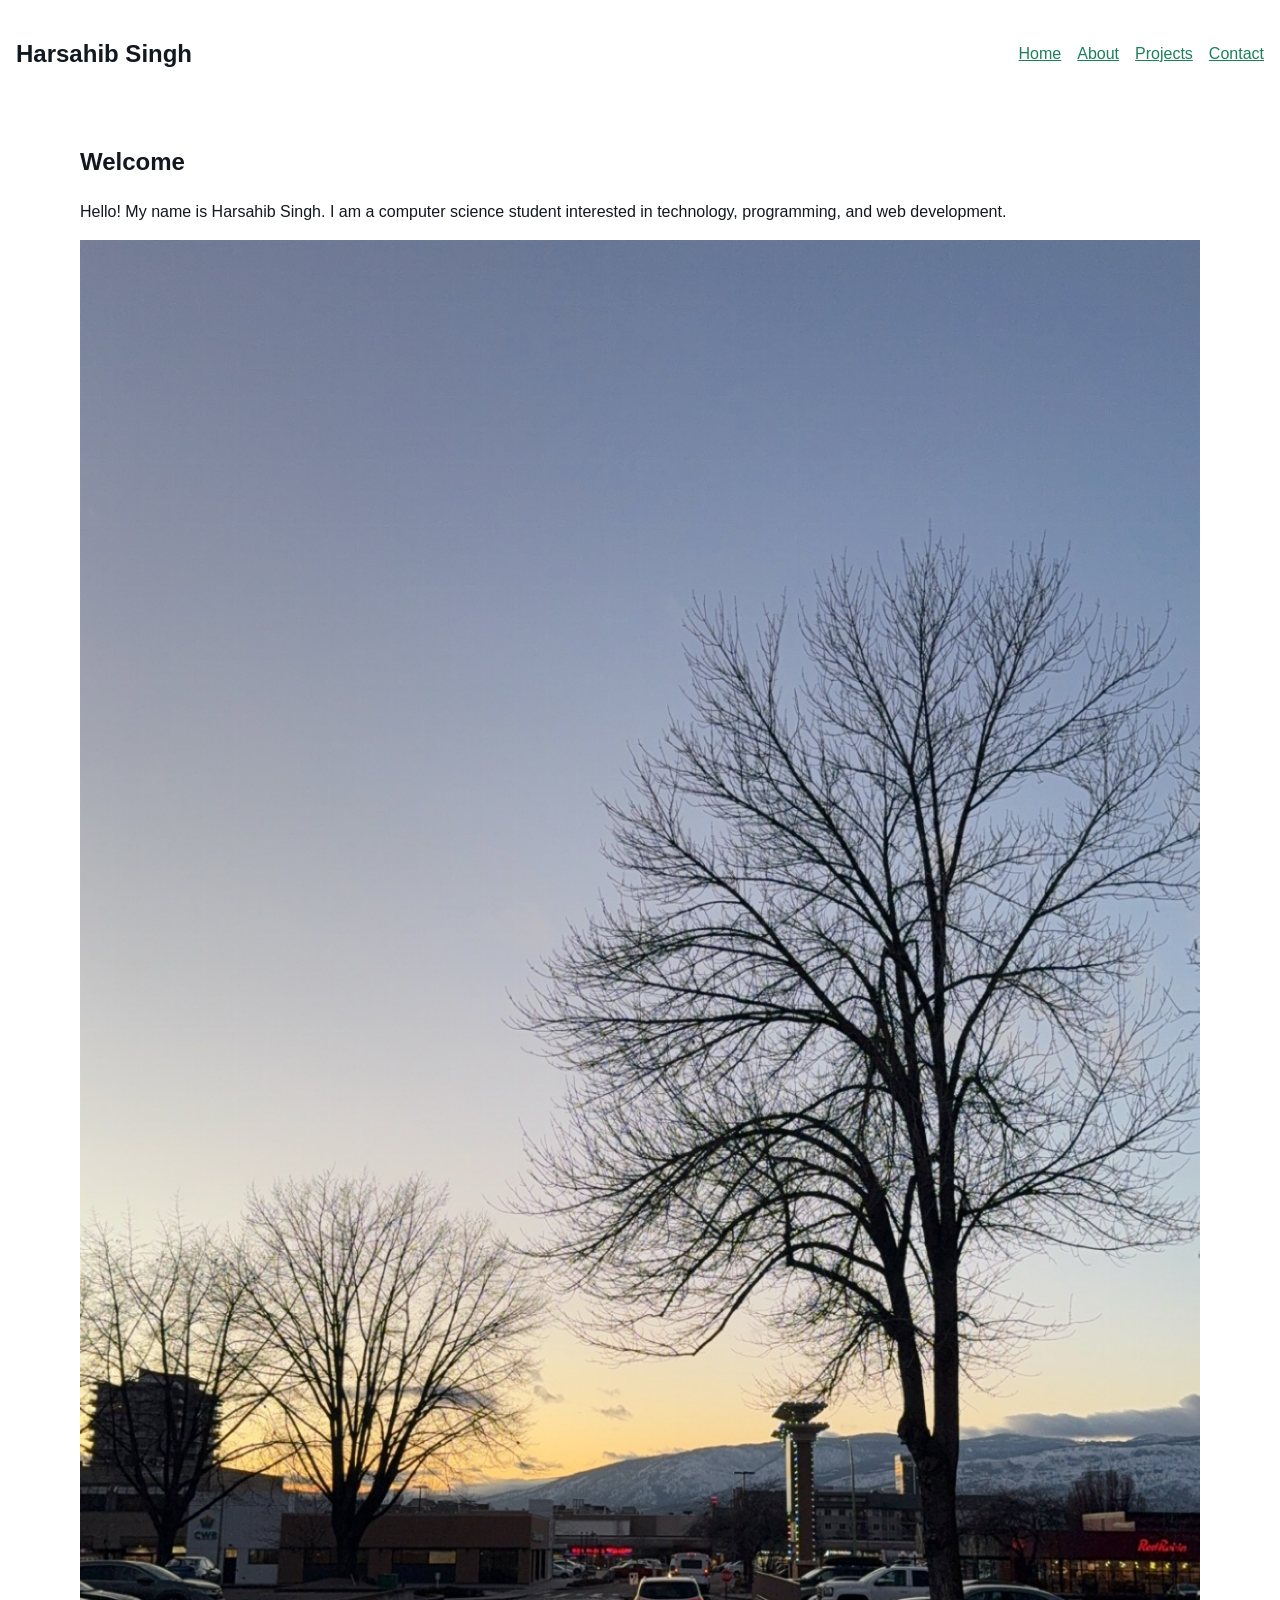
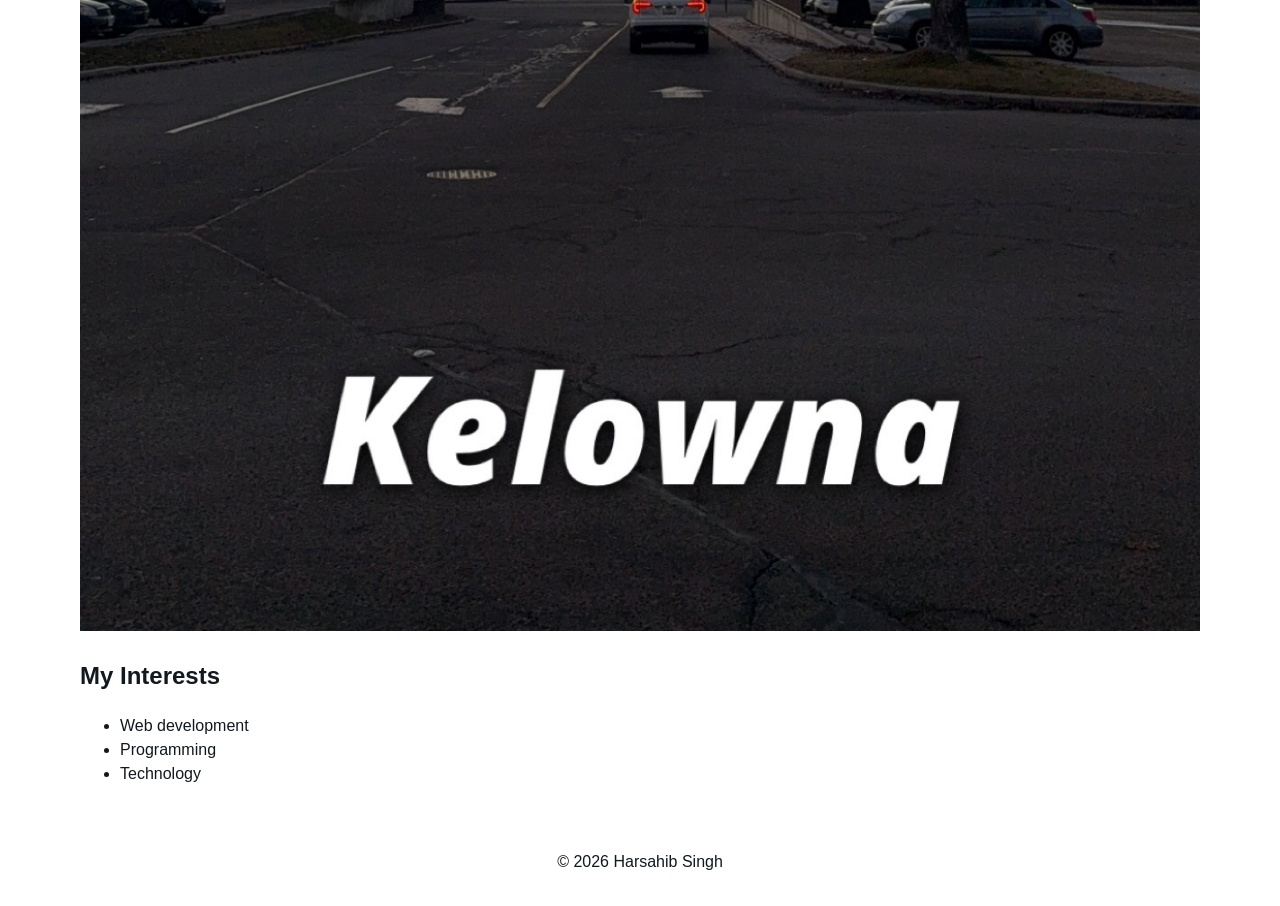
<file: index.html>
<!DOCTYPE html>
<html lang="en">
<head>
    <meta charset="UTF-8">
    <meta name="viewport" content="width=device-width, initial-scale=1.0">
    <link rel="stylesheet" href="css/styles.css">
    <title>Harsahib Singh - Home</title>
</head>

<body>
    <header>
    <nav>
        <h1>Harsahib Singh</h1>

        <ul>
            <li><a href="index.html">Home</a></li>
            <li><a href="about.html">About</a></li>
            <li><a href="projects.html">Projects</a></li>
            <li><a href="contact.html">Contact</a></li>
        </ul>
    </nav>
</header>

    <main>
        <section>
            <h2>Welcome</h2>

            <p>
                Hello! My name is Harsahib Singh. I am a computer science
                student interested in technology, programming, and web development.
            </p>

            <img src="images/profile.jpg"
     alt="Kelowna street with trees and mountains at sunset">
              
            <h2>My Interests</h2>

            <ul>
                <li>Web development</li>
                <li>Programming</li>
                <li>Technology</li>
            </ul>
        </section>
    </main>

    <footer>
        <p>&copy; 2026 Harsahib Singh</p>
    </footer>
</body>
</html>
</file>
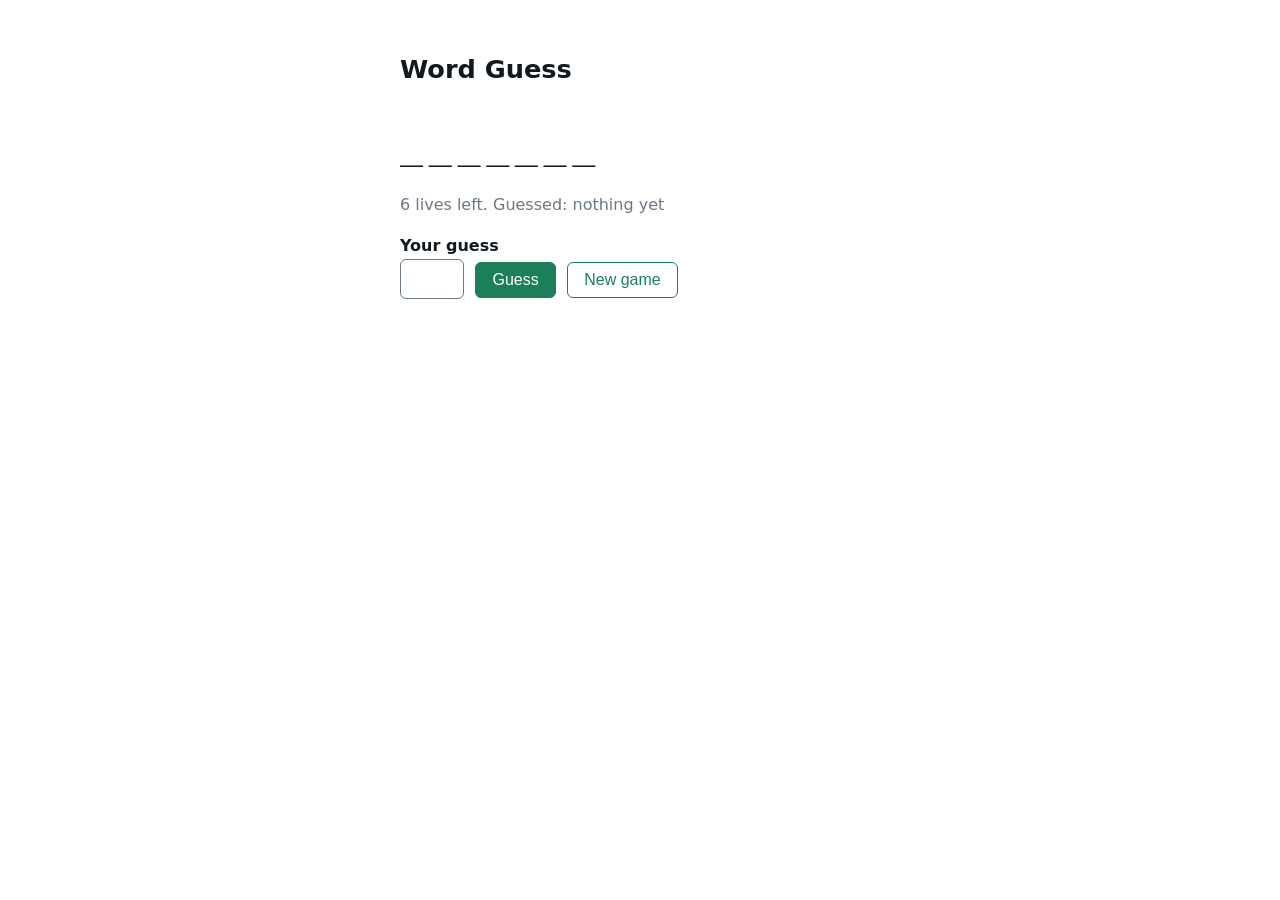
<file: lab4/index.html>
<!DOCTYPE html>
<html lang="en">
<head>
  <meta charset="UTF-8">
  <meta name="viewport" content="width=device-width, initial-scale=1.0">
  <title>Word Guess — COSC 219 Lab 4</title>
  <link rel="stylesheet" href="styles.css">
  <script src="game.js" defer></script>
  <script src="play.js" defer></script>
</head>
<body>

  <main>
    <h1>Word Guess</h1>

    <p id="word" class="word">_____</p>
    <p id="status" class="status">Press New game to start.</p>

    <form id="guess-form">
      <label for="guess">Your guess</label>
      <input type="text" id="guess" name="guess" maxlength="1"
             autocomplete="off" autocapitalize="off">
      <button type="submit">Guess</button>
      <button type="button" id="new-game">New game</button>
    </form>

    <p id="result" class="result"></p>
  </main>

</body>
</html>
</file>
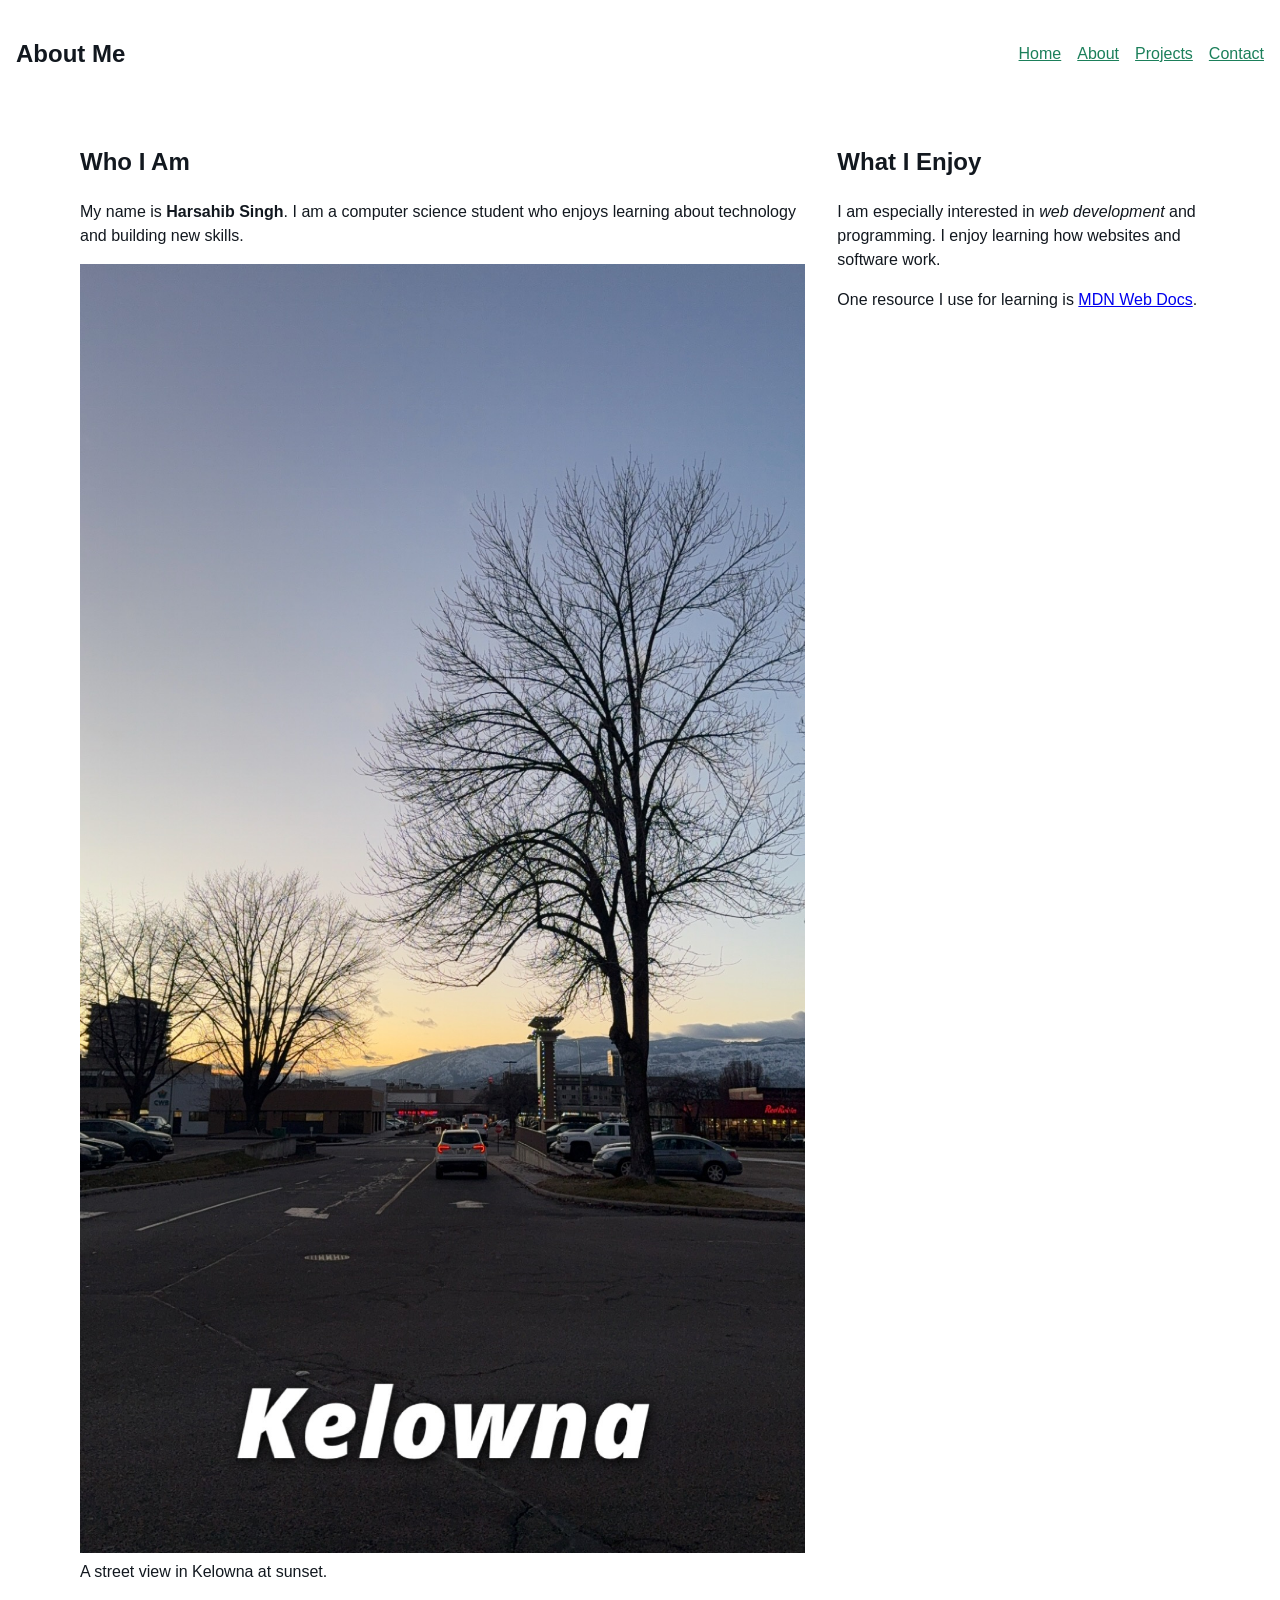
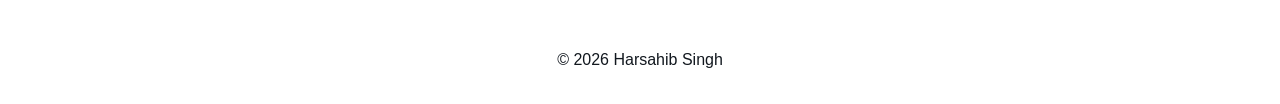
<file: about.html>
<!DOCTYPE html>
<html lang="en">
<head>
    <meta charset="UTF-8">
    <meta name="viewport" content="width=device-width, initial-scale=1.0">
    <link rel="stylesheet" href="css/styles.css">
    <title>Harsahib Singh - About</title>
</head>

<body>
    <header>
    <nav>
        <h1>About Me</h1>

        <ul>
            <li><a href="index.html">Home</a></li>
            <li><a href="about.html">About</a></li>
            <li><a href="projects.html">Projects</a></li>
            <li><a href="contact.html">Contact</a></li>
        </ul>
    </nav>
</header>

    <main>
         <div class="about-layout">
        
        <section>
            <h2>Who I Am</h2>

            <p>
                My name is <strong>Harsahib Singh</strong>. I am a computer
                science student who enjoys learning about technology and
                building new skills.
            </p>

            <figure>
                <img src="images/profile.jpg"
                alt="Kelowna street with trees and mountains at sunset"
                 width="1242"
                height="2208">

        
               <figcaption>A street view in Kelowna at sunset.</figcaption>
            </figure>
        </section>

        <aside>
    <h2>What I Enjoy</h2>

            <p>
                I am especially interested in <em>web development</em> and
                programming. I enjoy learning how websites and software work.
            </p>

            <p>
                One resource I use for learning is
                <a href="https://developer.mozilla.org/"
                   target="_blank"
                   rel="noopener">MDN Web Docs</a>.
            </p>
        </aside>
         </div>
    </main>

    <footer>
        <p>&copy; 2026 Harsahib Singh</p>
    </footer>
</body>
</html>
</file>
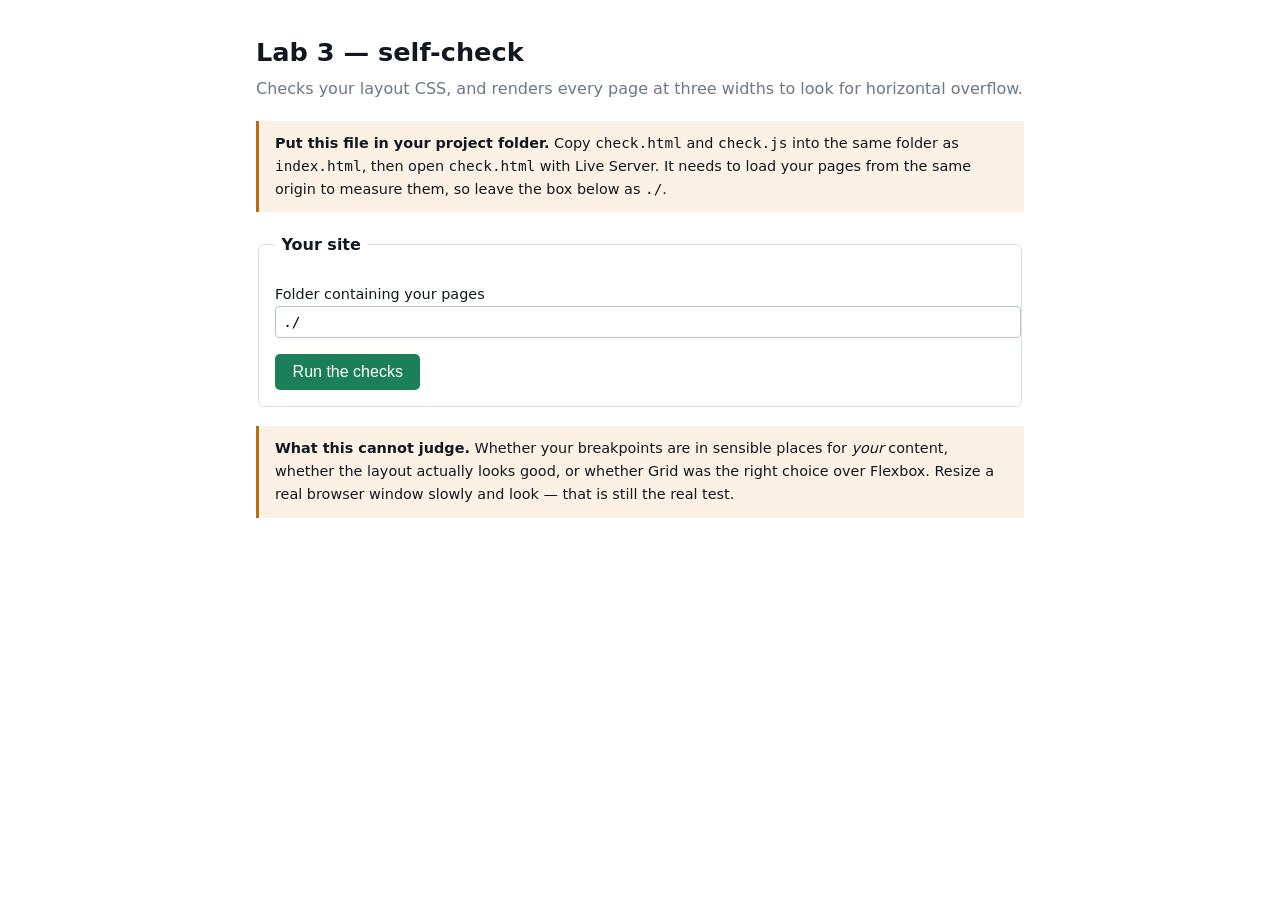
<file: check.html>
<!DOCTYPE html>
<html lang="en">
<head>
  <meta charset="UTF-8">
  <meta name="viewport" content="width=device-width, initial-scale=1.0">
  <title>COSC 219 — Lab 3 self-check</title>
  <style>
    body { font-family: system-ui, sans-serif; line-height: 1.6; margin: 2rem auto;
           max-width: 48rem; padding: 0 1rem; color: #12181F; }
    h1 { font-size: 1.6rem; margin-bottom: .2rem; }
    .sub { color: #6B7885; margin-top: 0; }
    fieldset { border: 1px solid #DCE1E6; border-radius: 6px; padding: 1rem; }
    legend { font-weight: 600; padding: 0 .4rem; }
    label { display: block; font-size: .9rem; margin-top: .6rem; }
    input[type=text] { width: 100%; padding: .45rem; border: 1px solid #B9C4CE;
                       border-radius: 4px; font-family: monospace; font-size: .9rem; }
    button { margin-top: 1rem; padding: .55rem 1.1rem; font-size: 1rem;
             border: 0; border-radius: 5px; background: #1B7F5A; color: #fff; cursor: pointer; }
    button:disabled { background: #B9C4CE; cursor: default; }
    .page { margin-top: 1.6rem; border-top: 2px solid #12181F; padding-top: .6rem; }
    .page h2 { font-size: 1.05rem; font-family: monospace; }
    ul.res { list-style: none; padding: 0; }
    ul.res li { padding: .28rem .5rem; border-bottom: 1px solid #EEF2F5; font-size: .92rem; }
    .pass { color: #1B7F5A; } .fail { color: #A62B23; }
    .mark { font-family: monospace; font-weight: bold; display: inline-block; width: 3.4rem; }
    .summary { margin-top: 1rem; padding: .7rem 1rem; border-left: 3px solid #2E5AAC;
               background: #F4F6F7; font-size: .95rem; }
    .note { background: #FBF1E4; border-left: 3px solid #B9700A;
            padding: .7rem 1rem; margin: 1.2rem 0; font-size: .9rem; }
    #stage { position: absolute; left: -10000px; top: 0; }
    #stage iframe { border: 0; height: 900px; }
  </style>
</head>
<body>

<h1>Lab 3 — self-check</h1>
<p class="sub">Checks your layout CSS, and renders every page at three widths to
look for horizontal overflow.</p>

<div class="note">
  <b>Put this file in your project folder.</b> Copy <code>check.html</code> and
  <code>check.js</code> into the same folder as <code>index.html</code>, then open
  <code>check.html</code> with Live Server. It needs to load your pages from the
  same origin to measure them, so leave the box below as <code>./</code>.
</div>

<fieldset>
  <legend>Your site</legend>
  <label for="base">Folder containing your pages</label>
  <input type="text" id="base" value="./">
  <button id="run" type="button">Run the checks</button>
</fieldset>

<div id="output"></div>
<div id="stage"></div>

<div class="note">
  <b>What this cannot judge.</b> Whether your breakpoints are in sensible places
  for <em>your</em> content, whether the layout actually looks good, or whether
  Grid was the right choice over Flexbox. Resize a real browser window slowly and
  look — that is still the real test.
</div>

<script src="check.js"></script>
</body>
</html>
</file>
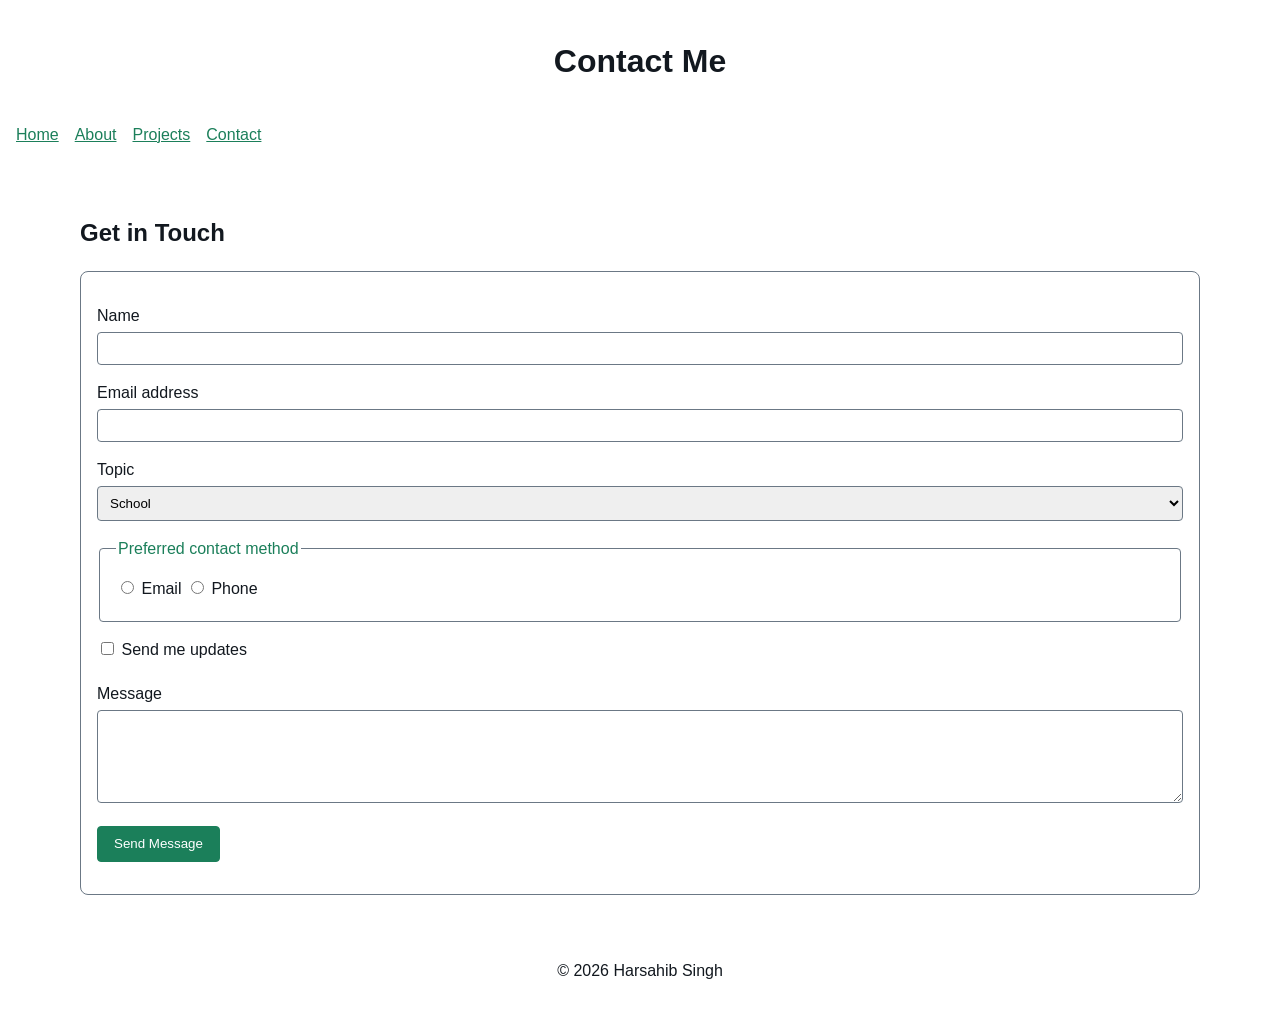
<file: contact.html>
<!DOCTYPE html>
<html lang="en">
<head>
    <meta charset="UTF-8">
    <meta name="viewport" content="width=device-width, initial-scale=1.0">
    <link rel="stylesheet" href="css/styles.css">
    <title>Harsahib Singh - Contact</title>
</head>

<body>
    <header>
        <h1>Contact Me</h1>

        <nav>
            <ul>
                <li><a href="index.html">Home</a></li>
                <li><a href="about.html">About</a></li>
                <li><a href="projects.html">Projects</a></li>
                <li><a href="contact.html">Contact</a></li>
            </ul>
        </nav>
    </header>

    <main>
        <section>
            <h2>Get in Touch</h2>
            <form>
    <p>
        <label for="name">Name</label>
        <input type="text" id="name" name="name" required>
    </p>

    <p>
        <label for="email">Email address</label>
        <input type="email" id="email" name="email" required>
    </p>
    <p>
    <label for="topic">Topic</label>
    <select id="topic" name="topic">
        <option value="school">School</option>
        <option value="work">Work</option>
        <option value="other">Other</option>
    </select>
</p>

<fieldset>
    <legend>Preferred contact method</legend>

    <input type="radio" id="contact-email" name="contact-method" value="email">
    <label for="contact-email">Email</label>

    <input type="radio" id="contact-phone" name="contact-method" value="phone">
    <label for="contact-phone">Phone</label>
</fieldset>
<p>
    <input type="checkbox" id="updates" name="updates">
    <label for="updates">Send me updates</label>
</p>

<p>
    <label for="message">Message</label>
    <textarea id="message" name="message" rows="5" required></textarea>
</p>

<p>
    <button type="submit">Send Message</button>
</p>


</form>


        </section>
    </main>

    <footer>
        <p>&copy; 2026 Harsahib Singh</p>
    </footer>
</body>
</html>
</file>
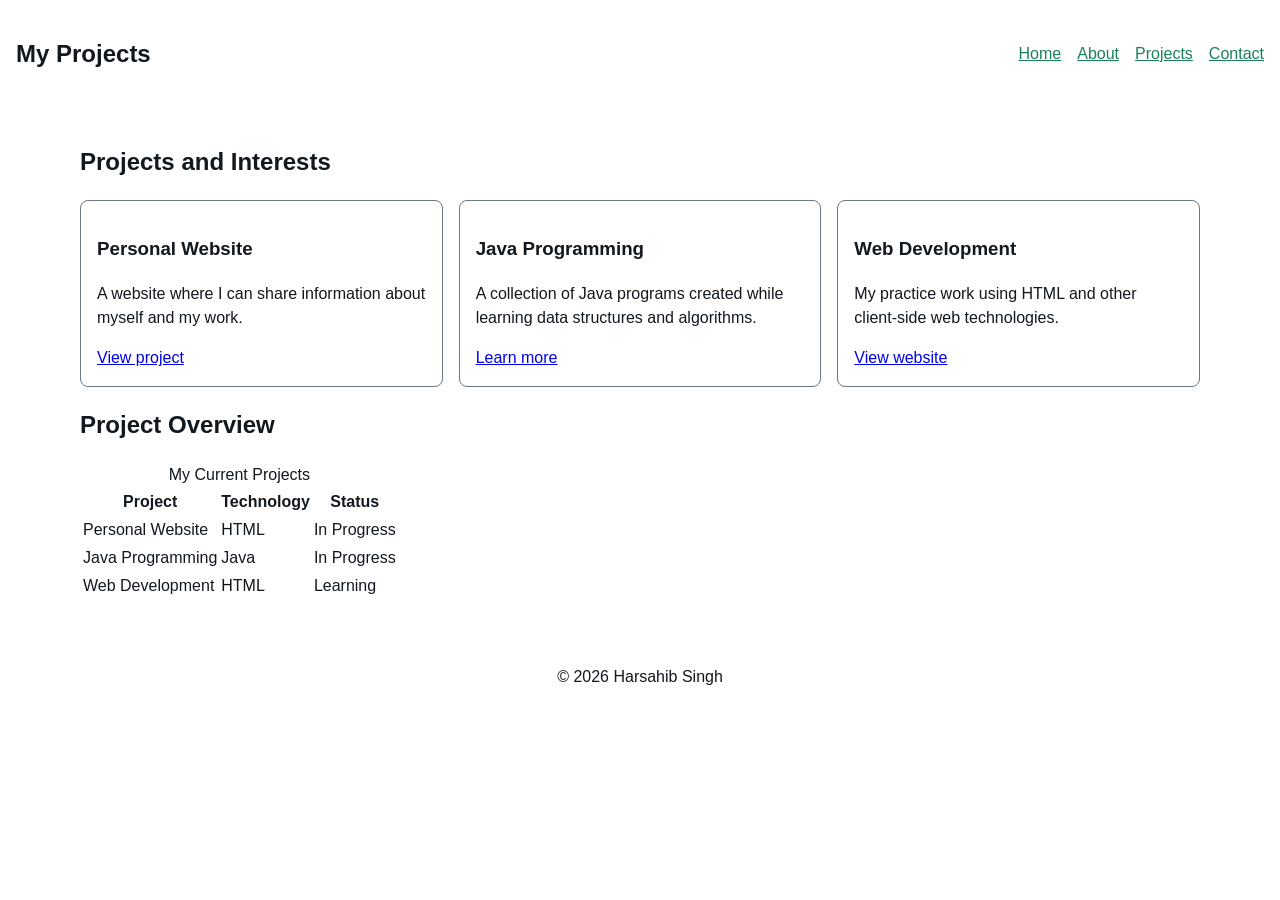
<file: projects.html>
<!DOCTYPE html>
<html lang="en">
<head>
    <meta charset="UTF-8">
    <meta name="viewport" content="width=device-width, initial-scale=1.0">
    <link rel="stylesheet" href="css/styles.css">
    <title>Harsahib Singh - Projects</title>
</head>

<body>
    <header>
    <nav>
        <h1>My Projects</h1>

        <ul>
            <li><a href="index.html">Home</a></li>
            <li><a href="about.html">About</a></li>
            <li><a href="projects.html">Projects</a></li>
            <li><a href="contact.html">Contact</a></li>
        </ul>
    </nav>
</header>
    <main>
        <section>
    <h2>Projects and Interests</h2>

    <div class="cards">
    <article>
                <h3>Personal Website</h3>
                <p>A website where I can share information about myself and my work.</p>
                <a href="index.html">View project</a>
            </article>

            <article>
                <h3>Java Programming</h3>
                <p>A collection of Java programs created while learning data structures and algorithms.</p>
                <a href="about.html">Learn more</a>
            </article>

            <article>
                <h3>Web Development</h3>
                <p>My practice work using HTML and other client-side web technologies.</p>
                <a href="index.html">View website</a>
            </article>
            </div>
        </section>

        <section>
            <h2>Project Overview</h2>

            <table>
                <caption>My Current Projects</caption>

                <thead>
                    <tr>
                        <th scope="col">Project</th>
                        <th scope="col">Technology</th>
                        <th scope="col">Status</th>
                    </tr>
                </thead>

                <tbody>
                    <tr>
                        <td>Personal Website</td>
                        <td>HTML</td>
                        <td>In Progress</td>
                    </tr>
                    <tr>
                        <td>Java Programming</td>
                        <td>Java</td>
                        <td>In Progress</td>
                    </tr>
                    <tr>
                        <td>Web Development</td>
                        <td>HTML</td>
                        <td>Learning</td>
                    </tr>
                </tbody>
            </table>
        </section>
    </main>

    <footer>
        <p>&copy; 2026 Harsahib Singh</p>
    </footer>
</body>
</html>
</file>
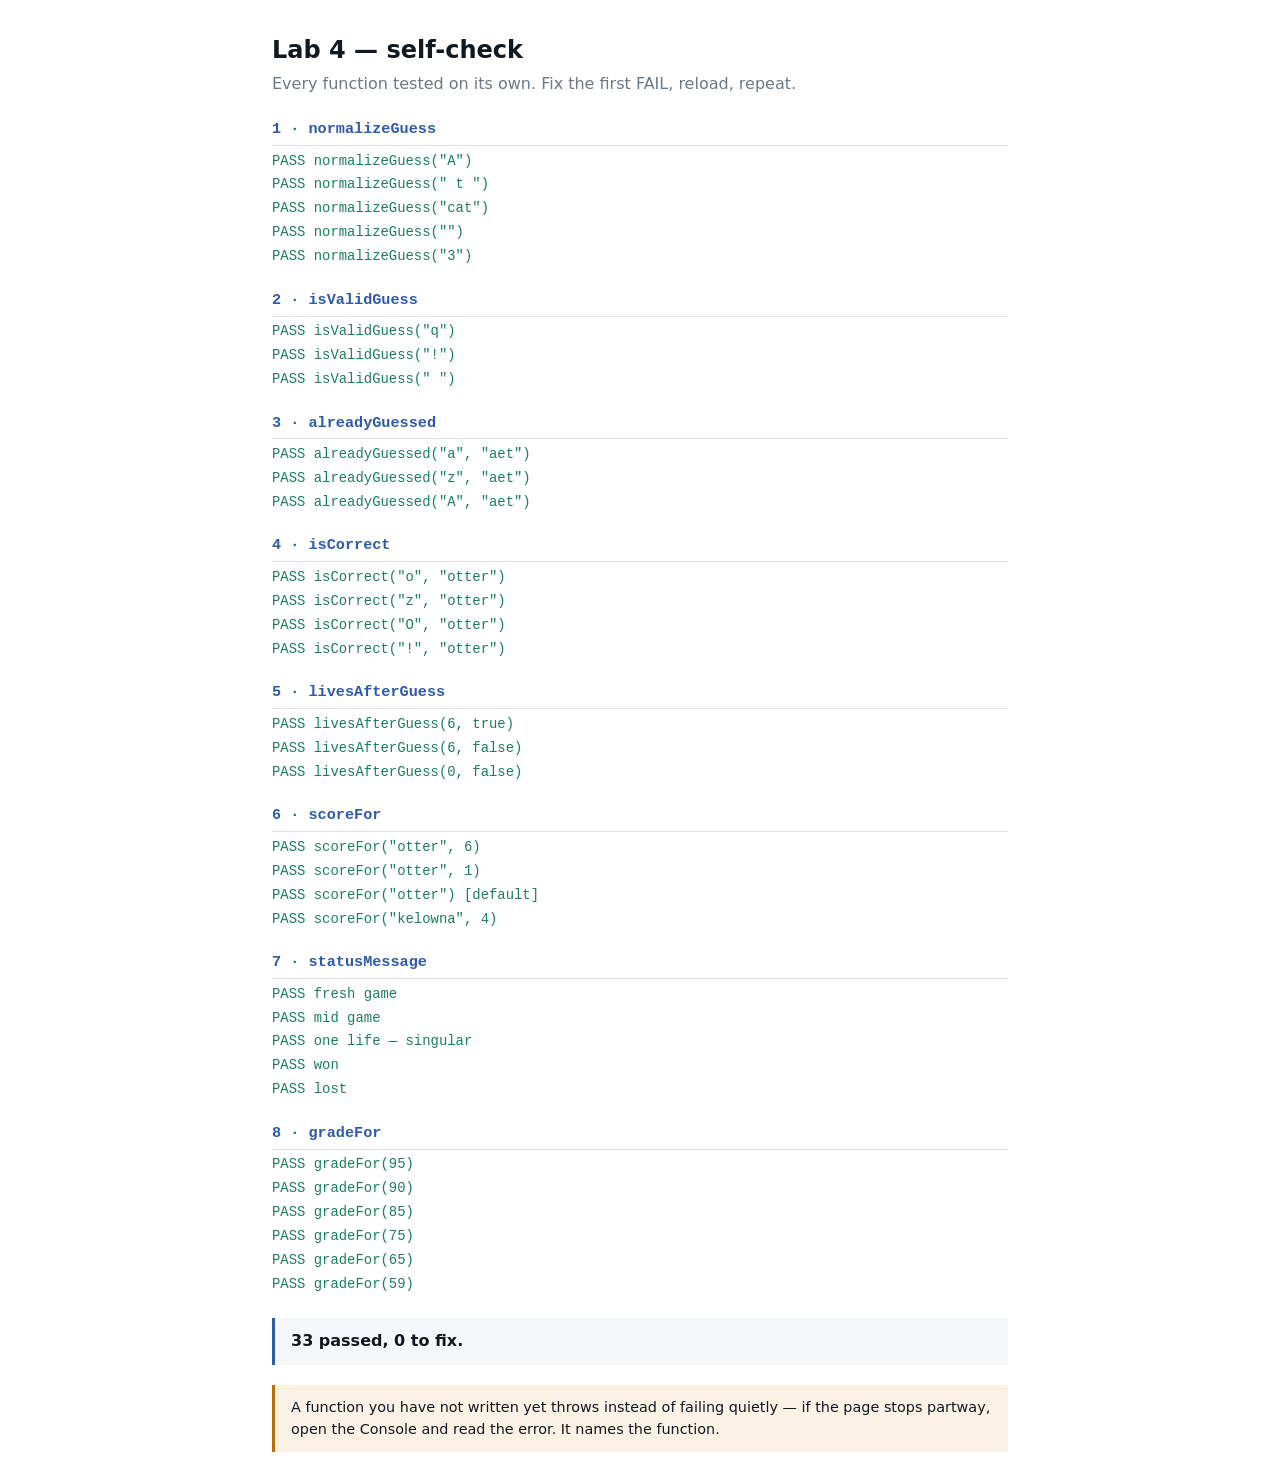
<file: lab4/check.html>
<!DOCTYPE html>
<html lang="en">
<head>
  <meta charset="UTF-8">
  <meta name="viewport" content="width=device-width, initial-scale=1.0">
  <title>COSC 219 — Lab 4 self-check</title>
  <style>
    body { font-family: system-ui, sans-serif; line-height: 1.55; margin: 2rem auto;
           max-width: 46rem; padding: 0 1rem; color: #12181F; }
    h1 { font-size: 1.5rem; margin-bottom: .2rem; }
    .sub { color: #6B7885; margin-top: 0; }
    h2 { font-size: .95rem; font-family: monospace; color: #2E5AAC;
         margin: 1.3rem 0 .3rem; border-bottom: 1px solid #DCE1E6; padding-bottom: .2rem; }
    .res { margin: .15rem 0; font-family: monospace; font-size: .87rem; }
    .pass { color: #1B7F5A; }
    .fail { color: #A62B23; font-weight: 600; }
    .summary { margin-top: 1.4rem; padding: .7rem 1rem; background: #F4F6F7;
               border-left: 3px solid #2E5AAC; font-weight: 600; }
    .note { background: #FBF1E4; border-left: 3px solid #B9700A;
            padding: .7rem 1rem; margin-top: 1.2rem; font-size: .9rem; }
  </style>
</head>
<body>
  <h1>Lab 4 — self-check</h1>
  <p class="sub">Every function tested on its own. Fix the first FAIL, reload, repeat.</p>
  <div id="output"></div>
  <div class="note">
    A function you have not written yet throws instead of failing quietly — if the
    page stops partway, open the Console and read the error. It names the function.
  </div>
  <script src="game.js"></script>
  <script src="check.js"></script>
</body>
</html>
</file>
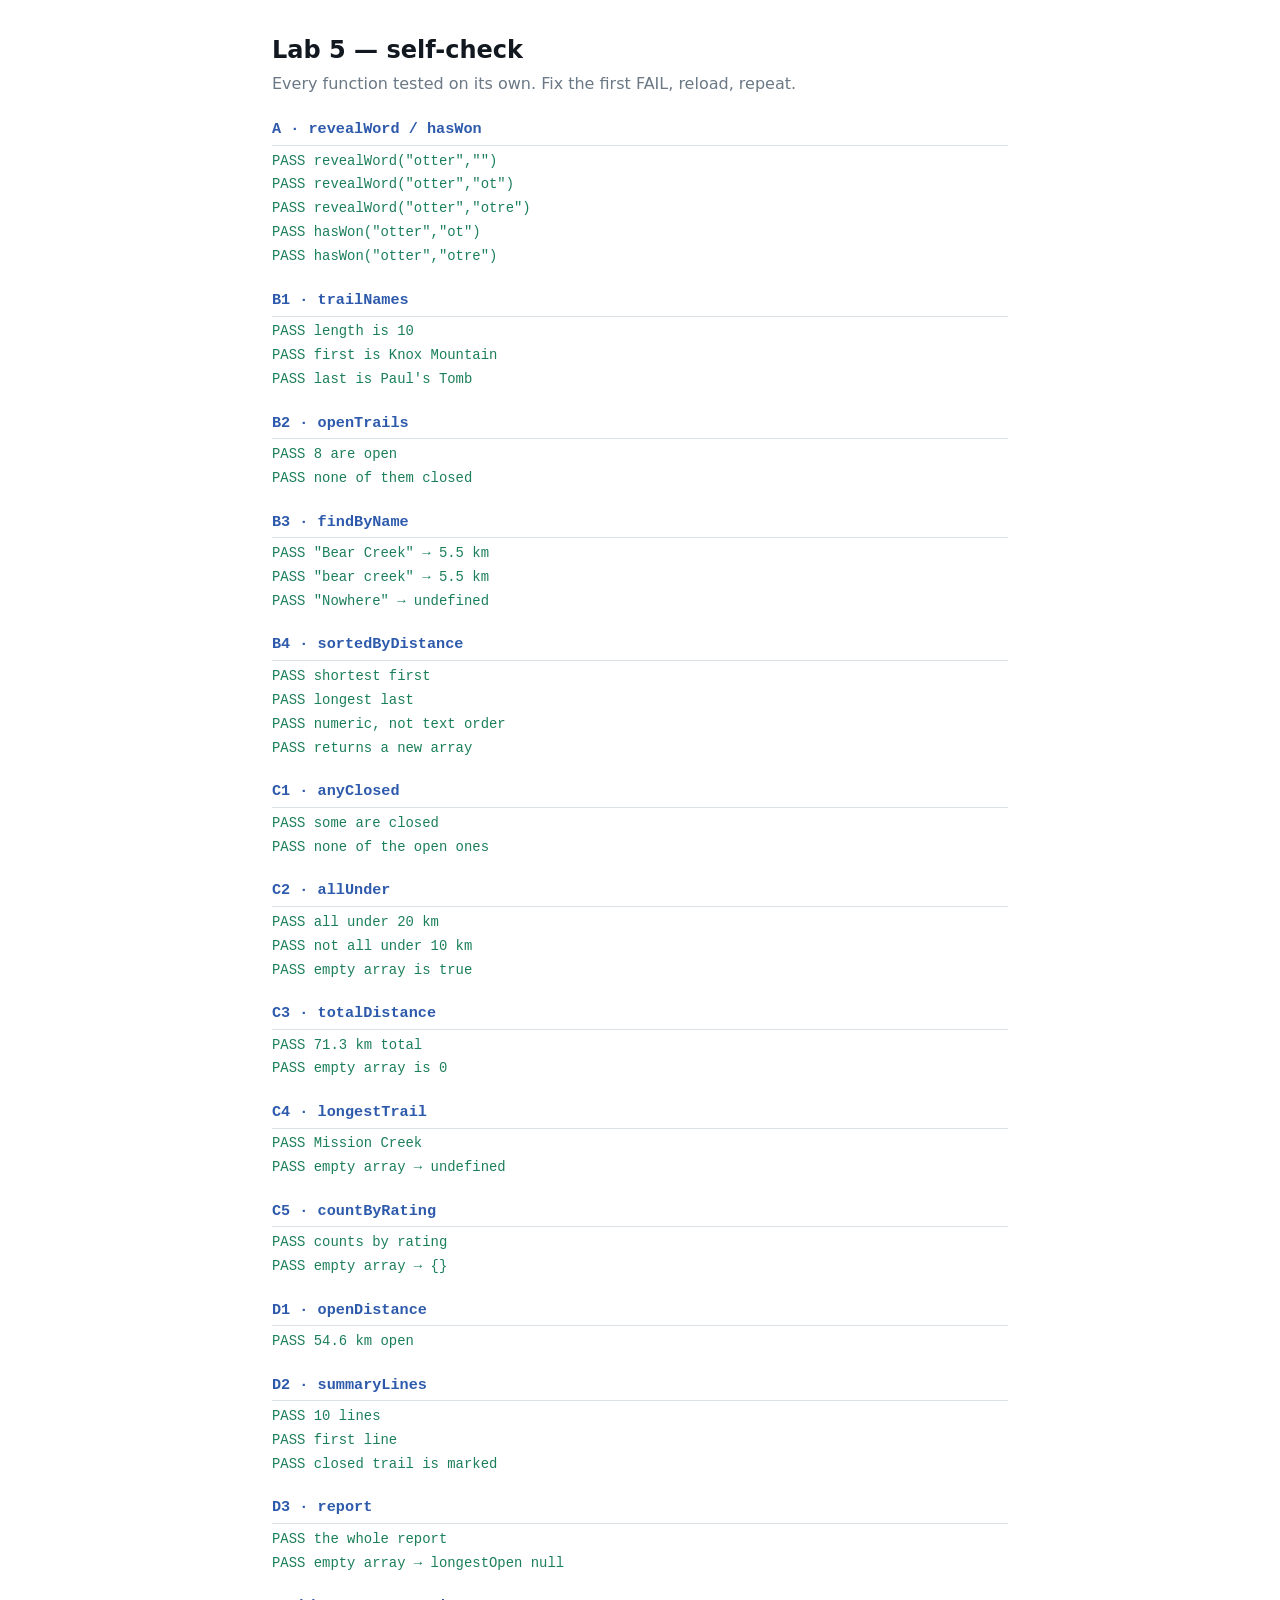
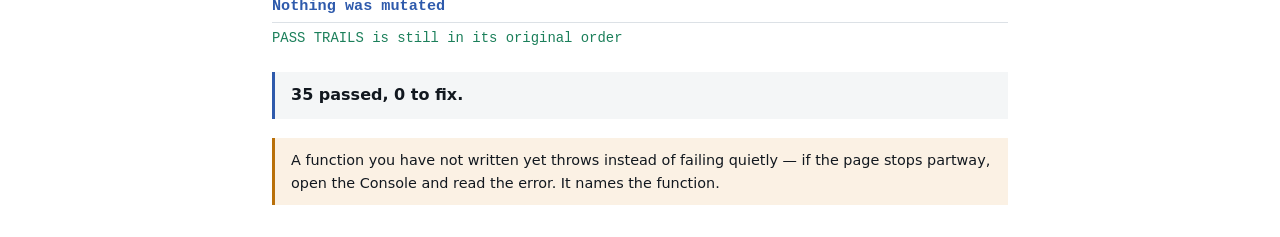
<file: lab5/check.html>
<!DOCTYPE html>
<html lang="en">
<head>
  <meta charset="UTF-8">
  <meta name="viewport" content="width=device-width, initial-scale=1.0">
  <title>COSC 219 — Lab 5 self-check</title>
  <style>
    body { font-family: system-ui, sans-serif; line-height: 1.55; margin: 2rem auto;
           max-width: 46rem; padding: 0 1rem; color: #12181F; }
    h1 { font-size: 1.5rem; margin-bottom: .2rem; }
    .sub { color: #6B7885; margin-top: 0; }
    h2 { font-size: .95rem; font-family: monospace; color: #2E5AAC;
         margin: 1.3rem 0 .3rem; border-bottom: 1px solid #DCE1E6; padding-bottom: .2rem; }
    .res { margin: .15rem 0; font-family: monospace; font-size: .87rem; }
    .pass { color: #1B7F5A; }
    .fail { color: #A62B23; font-weight: 600; }
    .summary { margin-top: 1.4rem; padding: .7rem 1rem; background: #F4F6F7;
               border-left: 3px solid #2E5AAC; font-weight: 600; }
    .note { background: #FBF1E4; border-left: 3px solid #B9700A;
            padding: .7rem 1rem; margin-top: 1.2rem; font-size: .9rem; }
  </style>
</head>
<body>
  <h1>Lab 5 — self-check</h1>
  <p class="sub">Every function tested on its own. Fix the first FAIL, reload, repeat.</p>
  <div id="output"></div>
  <div class="note">
    A function you have not written yet throws instead of failing quietly — if the
    page stops partway, open the Console and read the error. It names the function.
  </div>
  <script src="data.js"></script>
  <script src="analysis.js"></script>
  <script src="check.js"></script>
</body>
</html>
</file>
<file: css/styles.css>
:root {
    --brand: #1b7f5a;
    --ink: #12181f;
    --muted: #6b7885;
    --space: 1rem;
}

*, *::before, *::after {
    box-sizing: border-box;
}

body {
    color: var(--ink);
    font-family: Arial, sans-serif;
    line-height: 1.5;
    margin: 0;
}

main {
    max-width: 72rem;
    margin: 0 auto;
    padding: var(--space);
}
header,
footer {
    padding: var(--space);
    text-align: center;
}

nav {
    display: flex;
    flex-direction: column;
    justify-content: space-between;
    align-items: center;
    gap: 1rem;
}
nav a {
    color: var(--brand);
}
nav a:hover {
    text-decoration: none;
}

nav ul {
    display: flex;
    flex-wrap: wrap;
    justify-content: center;
    gap: 1rem;
    list-style: none;
    padding: 0;
}


nav a:focus,
input:focus,
select:focus,
textarea:focus,
button:focus {
    outline: 3px solid var(--brand);
}

section {
    margin-bottom: var(--space);
}

form {
    border: 1px solid var(--muted);
    border-radius: 8px;
    padding: var(--space);
}

label {
    display: inline-block;
    margin-bottom: 0.25rem;
}

input[type="text"],
input[type="email"],
select,
textarea {
    width: 100%;
    padding: 0.5rem;
    border: 1px solid var(--muted);
    border-radius: 4px;
}

fieldset {
    margin-bottom: var(--space);
    border: 1px solid var(--muted);
    border-radius: 4px;
    padding: var(--space);
}

legend {
    color: var(--brand);
}

button {
    background: var(--brand);
    color: white;
    border: 1px solid var(--brand);
    border-radius: 4px;
    padding: 0.6rem var(--space);
}

.card {
    padding: var(--space);
    border: 1px solid var(--muted);
}
footer {
    color: var(--ink);
}
.about-layout {
    display: grid;
    grid-template-columns: 1fr;
    gap: 2rem;
}

.about-layout > * {
    min-width: 0;
}
.cards {
    display: grid;
    grid-template-columns: 1fr;
    gap: 1rem;
}
img {
    max-width: 100%;
    height: auto;
}
figure {
    margin: 0;
}

@media (min-width: 38rem) {
    .about-layout {
    grid-template-columns: 2fr 1fr;
    align-items: start;
}
    nav {
        flex-direction: row;
    }

    nav ul {
        justify-content: flex-end;
    }

    .cards {
        grid-template-columns: repeat(2, 1fr);
    }
}


.cards article {
    border: 1px solid var(--muted);
    border-radius: 8px;
    padding: 1rem;
}
@media (min-width: 58rem) {
    .cards {
        grid-template-columns: repeat(3, 1fr);
    }
}
</file>
<file: lab4/styles.css>
/* Provided. Lab 2 and 3 were the CSS labs — this is here so the game
   looks presentable while you concentrate on the JavaScript. */
:root { --brand:#1b7f5a; --ink:#12181f; --muted:#6b7885; --line:#dce1e6; }
*, *::before, *::after { box-sizing: border-box; }
body { font-family: system-ui, sans-serif; line-height:1.6; color:var(--ink);
       margin:0; background:#fff; }
main { max-width:32rem; margin:0 auto; padding:2rem 1rem; }
h1 { font-size:1.6rem; }
.word { font-family: ui-monospace, Consolas, monospace; font-size:2.4rem;
        letter-spacing:.35rem; margin:1.5rem 0 .5rem; }
.status { color:var(--muted); min-height:1.5em; }
.result { font-weight:600; min-height:1.5em; }
label { display:block; font-weight:600; margin-top:1rem; }
input { padding:.5rem; font-size:1.2rem; width:4rem; text-align:center;
        border:1px solid var(--muted); border-radius:6px; }
button { padding:.5rem 1rem; font-size:1rem; border-radius:6px;
         border:1px solid var(--brand); background:var(--brand); color:#fff;
         cursor:pointer; margin-left:.4rem; }
button#new-game { background:#fff; color:var(--brand); }
input:focus, button:focus { outline:3px solid var(--brand); outline-offset:2px; }
</file>
